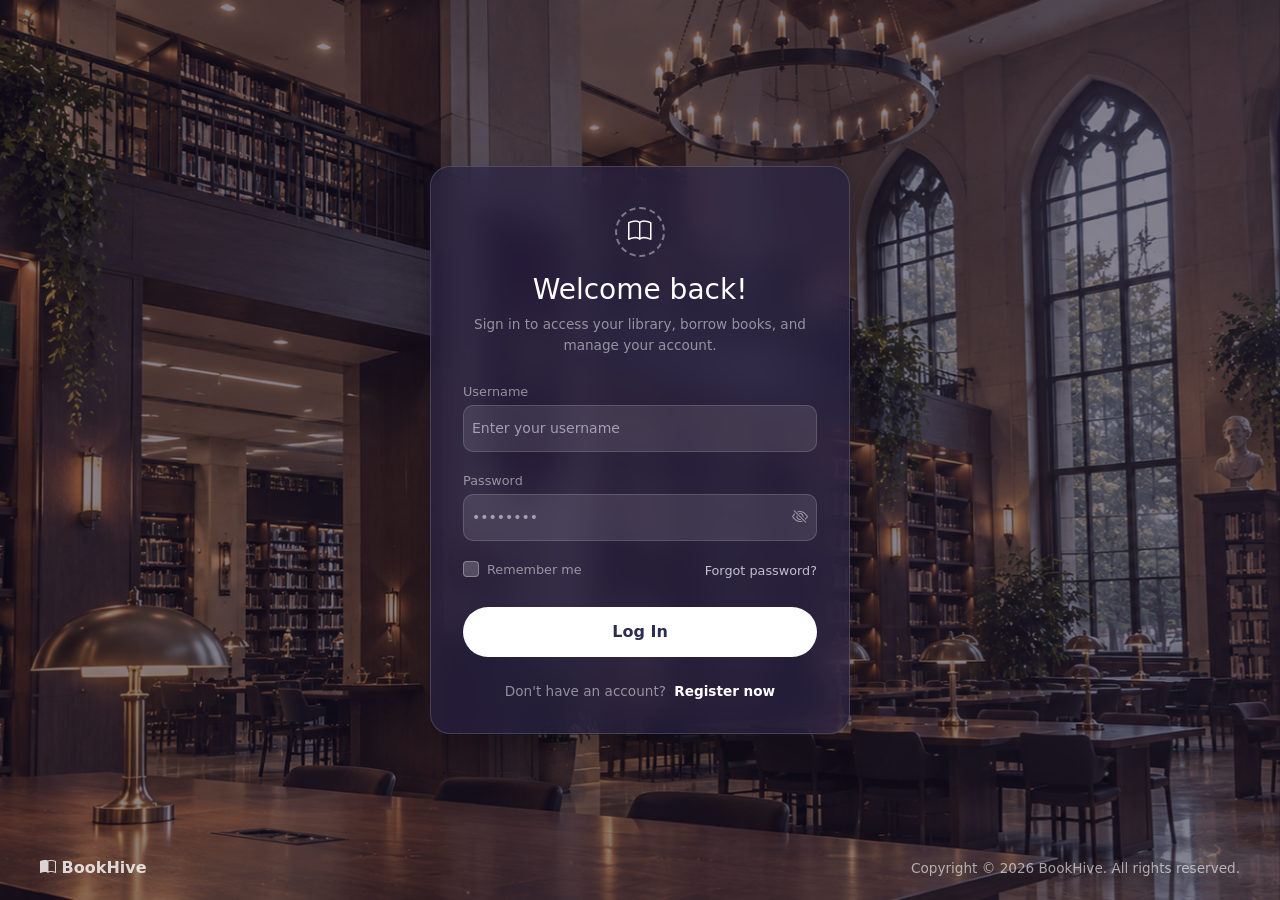
<file: IMS566_Library_Management_System/index.html>
<!DOCTYPE html>
<html lang="en">
<head>
  <meta charset="UTF-8" />
  <meta name="viewport" content="width=device-width, initial-scale=1.0" />
  <meta name="description" content="BookHive — A modern book borrowing management system." />
  <title>Login | BookHive Library</title>
  <link href="https://cdn.jsdelivr.net/npm/bootstrap@5.3.3/dist/css/bootstrap.min.css" rel="stylesheet" />
  <link href="https://cdn.jsdelivr.net/npm/bootstrap-icons@1.11.3/font/bootstrap-icons.css" rel="stylesheet" />
  
  <style>
    /* CSS KHAS UNTUK PAGE LOGIN INI SAHAJA */
    body.auth-body {
      margin: 0;
      padding: 0;
      height: 100vh;
      overflow: hidden;
      font-family: system-ui, -apple-system, "Segoe UI", Roboto, sans-serif;
      background-color: #1a1a2e; /* Fallback color */
    }

    /* BACKGROUND SLIDESHOW */
    .auth-bg-slideshow {
      position: fixed;
      top: 0; left: 0; width: 100vw; height: 100vh;
      z-index: -2;
    }
    .auth-bg-slideshow .carousel-item img {
      width: 100%; height: 100vh;
      object-fit: cover;
      object-position: center;
    }
    
    /* OVERLAY GELAP SEDIKIT SUPAYA TEKS NAMPAK */
    .auth-bg-overlay {
      position: fixed;
      top: 0; left: 0; width: 100vw; height: 100vh;
      background: rgba(20, 15, 40, 0.5); /* Warna gelap kebiruan */
      z-index: -1;
    }

    /* KAD KACA (GLASSMORPHISM) */
    .glass-card {
      background: rgba(40, 35, 70, 0.65); /* Ungu gelap separa telus */
      backdrop-filter: blur(15px);
      -webkit-backdrop-filter: blur(15px);
      border: 1px solid rgba(255, 255, 255, 0.15);
      border-radius: 20px;
      box-shadow: 0 15px 35px rgba(0, 0, 0, 0.3);
      color: white;
      width: 100%;
      max-width: 420px;
      padding: 2rem;
      position: relative;
      z-index: 10;
    }

    /* STYLING INPUT */
    .glass-input-group {
      background: rgba(255, 255, 255, 0.1);
      border: 1px solid rgba(255, 255, 255, 0.15);
      border-radius: 10px;
      overflow: hidden;
      display: flex;
      align-items: center;
      transition: all 0.3s;
    }
    .glass-input-group:focus-within {
      border-color: rgba(255, 255, 255, 0.4);
      background: rgba(255, 255, 255, 0.15);
    }
    .glass-input-group .input-group-text {
      background: transparent;
      border: none;
      color: #a0a0b0;
      padding-left: 1rem;
      padding-right: 0.5rem;
    }
    .glass-input-group .form-control {
      background: transparent;
      border: none;
      color: white;
      box-shadow: none;
      padding: 0.75rem 0.5rem;
    }
    .glass-input-group .form-control::placeholder {
      color: #a0a0b0;
    }

    /* BUTANG LOGIN PUTIH */
    .btn-glass-submit {
      background: white;
      color: #2c2c54;
      border: none;
      border-radius: 50px;
      font-weight: 600;
      padding: 0.8rem;
      transition: all 0.2s;
    }
    .btn-glass-submit:hover {
      background: #f0f0f0;
      transform: scale(1.02);
    }

    /* LINK & CHECKBOX KECIL */
    .small-link {
      color: #c0c0d0;
      text-decoration: none;
      font-size: 0.85rem;
      transition: color 0.2s;
    }
    .small-link:hover { color: white; }
    
    .form-check-input {
      background-color: rgba(255, 255, 255, 0.2);
      border-color: rgba(255, 255, 255, 0.3);
    }
    .form-check-input:checked {
      background-color: #8a70ff; /* Warna ungu */
      border-color: #8a70ff;
    }

    /* TUKAR / TOGGLE FORM */
    .form-section { display: none; }
    .form-section.active { display: block; animation: fadeIn 0.4s ease; }
    
    @keyframes fadeIn {
      from { opacity: 0; transform: translateY(10px); }
      to { opacity: 1; transform: translateY(0); }
    }

    /* FOOTER BAWAH (KIRI & KANAN) */
    .auth-footer {
      position: absolute;
      bottom: 20px;
      left: 0;
      width: 100%;
      padding: 0 40px;
      display: flex;
      justify-content: space-between;
      align-items: center;
      z-index: 10;
      color: rgba(255, 255, 255, 0.6);
      font-size: 0.85rem;
      pointer-events: none; /* Elak halang klik pada background */
    }

    /* Responsif untuk skrin kecil (Mobile) */
    @media (max-width: 480px) {
      .glass-card {
        padding: 1.5rem;
        margin: 0 15px; 
      }
      .auth-footer {
        flex-direction: column;
        gap: 10px;
        padding: 0 15px;
        text-align: center;
      }
    }
  </style>
</head>
<body class="auth-body">

  <!-- BACKGROUND SLIDESHOW -->
  <div id="authCarousel" class="carousel slide carousel-fade auth-bg-slideshow" data-bs-ride="carousel" data-bs-interval="4000">
    <div class="carousel-inner h-100">
      <div class="carousel-item active h-100">
        <img src="images/slide1.jpg" alt="Background 1" onerror="this.src='https://images.unsplash.com/photo-1532012197267-da84d127e765?ixlib=rb-4.0.3&auto=format&fit=crop&w=1920&q=80';">
      </div>
      <div class="carousel-item h-100">
        <img src="images/slide2.jpg" alt="Background 2" onerror="this.src='https://images.unsplash.com/photo-1507842217343-583bb7270b66?ixlib=rb-4.0.3&auto=format&fit=crop&w=1920&q=80';">
      </div>
      <div class="carousel-item h-100">
        <img src="images/slide3.jpg" alt="Background 3" onerror="this.src='https://images.unsplash.com/photo-1481627834876-b7833e8f5570?ixlib=rb-4.0.3&auto=format&fit=crop&w=1920&q=80';">
      </div>
    </div>
  </div>
  
  <!-- LAPISAN GELAP -->
  <div class="auth-bg-overlay"></div>

  <!-- KANDUNGAN TENGAH -->
  <div class="d-flex justify-content-center align-items-center" style="height: 100vh;">
    
    <!-- KOTAK KACA (GLASS CARD) -->
    <div class="glass-card shadow-lg">
      
      <!-- LOGO ICON ATAS -->
      <div class="text-center mb-4 mt-2">
        <div class="d-inline-flex align-items-center justify-content-center rounded-circle mb-3" style="width: 50px; height: 50px; border: 2px dashed rgba(255,255,255,0.4);">
          <i class="bi bi-book text-white fs-4"></i>
        </div>
        <h3 class="fw-normal mb-2" id="authTitle">Welcome back!</h3>
        <p class="text-white-50 small mb-0" id="authSubtitle" style="font-size: 0.85rem;">Sign in to access your library, borrow books, and manage your account.</p>
      </div>

      <!-- ================= LOGIN FORM ================= -->
      <form id="loginForm" class="form-section active" novalidate>
        
        <div class="mb-3">
          <label class="form-label text-white-50 small mb-1" style="font-size: 0.8rem;">Username</label>
          <div class="glass-input-group">
            <input type="text" class="form-control form-control-sm" id="loginUser" placeholder="Enter your username" required />
          </div>
        </div>
        
        <div class="mb-3">
          <label class="form-label text-white-50 small mb-1" style="font-size: 0.8rem;">Password</label>
          <div class="glass-input-group">
            <input type="password" class="form-control form-control-sm" id="loginPass" placeholder="••••••••" required />
            <span class="input-group-text" style="cursor: pointer;" onclick="togglePassword('loginPass', 'eyeIconLogin')">
              <i class="bi bi-eye-slash text-white-50" id="eyeIconLogin"></i>
            </span>
          </div>
        </div>

        <div class="d-flex justify-content-between align-items-center mb-4 mt-3">
          <div class="form-check">
            <input class="form-check-input" type="checkbox" id="rememberMe">
            <label class="form-check-label text-white-50 small" for="rememberMe" style="font-size: 0.8rem;">Remember me</label>
          </div>
          <a href="#" class="small-link" style="font-size: 0.8rem;">Forgot password?</a>
        </div>

        <div id="loginError" class="alert alert-danger py-2 d-none small" role="alert" style="font-size: 0.8rem;"></div>
        
        <button type="submit" class="btn btn-glass-submit w-100 mb-4">Log In</button>

        <!-- BAHAGIAN BAWAH (TUKAR REGISTER) -->
        <p class="text-center text-white-50 small mb-0" style="font-size: 0.85rem;">
          Don't have an account? <a href="#" id="showRegister" class="text-white text-decoration-none fw-semibold ms-1">Register now</a>
        </p>
      </form>

      <!-- ================= REGISTER FORM ================= -->
      <form id="registerForm" class="form-section" novalidate>
        
        <div class="mb-3">
          <label class="form-label text-white-50 small mb-1" style="font-size: 0.8rem;">Username</label>
          <div class="glass-input-group">
            <input type="text" class="form-control form-control-sm" id="regUser" placeholder="Choose a username" required />
          </div>
        </div>
        
        <div class="mb-3">
          <label class="form-label text-white-50 small mb-1" style="font-size: 0.8rem;">Password</label>
          <div class="glass-input-group">
            <input type="password" class="form-control form-control-sm" id="regPass" placeholder="Min. 6 characters" required />
            <span class="input-group-text" style="cursor: pointer;" onclick="togglePassword('regPass', 'eyeIconReg')">
              <i class="bi bi-eye-slash text-white-50" id="eyeIconReg"></i>
            </span>
          </div>
        </div>

        <div class="mb-4">
          <label class="form-label text-white-50 small mb-1" style="font-size: 0.8rem;">Confirm Password</label>
          <div class="glass-input-group">
            <input type="password" class="form-control form-control-sm" id="regConfirm" placeholder="••••••••" required />
            <span class="input-group-text" style="cursor: pointer;" onclick="togglePassword('regConfirm', 'eyeIconConfirm')">
              <i class="bi bi-eye-slash text-white-50" id="eyeIconConfirm"></i>
            </span>
          </div>
        </div>

        <div id="regError" class="alert alert-danger py-2 d-none small" role="alert" style="font-size: 0.8rem;"></div>
        
        <button type="submit" class="btn btn-glass-submit w-100 mb-4">Create Account</button>

        <p class="text-center text-white-50 small mb-0" style="font-size: 0.85rem;">
          Already registered? <a href="#" id="showLogin" class="text-white text-decoration-none fw-semibold ms-1">Sign In</a>
        </p>
      </form>

    </div>
  </div>

  <!-- FOOTER BAWAH -->
  <div class="auth-footer">
    <div class="fw-bold" style="font-size: 1rem; color: rgba(255,255,255,0.8);">
      <i class="bi bi-book-half"></i> BookHive
    </div>
    <div>
      Copyright &copy; 2026 BookHive. All rights reserved.
    </div>
  </div>

  <script src="https://cdn.jsdelivr.net/npm/bootstrap@5.3.3/dist/js/bootstrap.bundle.min.js"></script>
  <script src="js/auth.js"></script>
</body>
</html>
</file>
<file: IMS566_Library_Management_System/css/style.css>
/* =====================================================
   BookHive — Global Stylesheet 
   ===================================================== */

:root {
  --brand-primary: #8a7bb8; 
  --brand-primary-hover: #75669f; 
  --brand-dark: #3a3550;    
  --brand-light: #f8f6fc;   
  --brand-muted: #958fa8;   
  --purple-bg-soft: #f1edf7; 
  --purple-border: #e2ddec;
  --purple-shadow: rgba(138, 123, 184, 0.15);
}

body {
  font-family: system-ui, -apple-system, "Segoe UI", Roboto, sans-serif;
  background-color: var(--brand-light) !important; 
  color: var(--brand-dark);
}

/* ---------- NAVBAR & FOOTER ---------- */
.navbar { background-color: #fff !important; }
.navbar-brand { font-weight: 800; letter-spacing: -0.5px; color: var(--brand-primary) !important; }

/* ---------- AUTH PAGE (LOGIN) ---------- */
.auth-body { min-height: 100vh; margin: 0; overflow: hidden; }
.auth-wrapper { display: flex; height: 100vh; width: 100vw; }
.auth-brand { flex: 1 1 55%; position: relative; background: var(--brand-primary); }
.auth-form-container { flex: 1 1 45%; background-color: var(--brand-light); }

#authCarousel, #authCarousel .carousel-inner, #authCarousel .carousel-item { height: 100% !important; width: 100% !important; }
#authCarousel .carousel-item img { width: 100%; height: 100%; object-fit: cover; object-position: center; }
.carousel-overlay { position: absolute; top: 0; left: 0; width: 100%; height: 100%; background: rgba(0, 0, 0, 0.4); z-index: 1; }

.carousel-fade .carousel-item { opacity: 0; transition-duration: 1s; transition-property: opacity; }
.carousel-fade .carousel-item.active, .carousel-fade .carousel-item-next.carousel-item-start, .carousel-fade .carousel-item-prev.carousel-item-end { opacity: 1; }
.carousel-fade .active.carousel-item-start, .carousel-fade .active.carousel-item-end { opacity: 0; }

.input-group-text { border-color: var(--purple-border); color: var(--brand-primary); }
.form-control { border-color: var(--purple-border); }
.form-control:focus { border-color: var(--brand-primary); box-shadow: 0 0 0 0.25rem rgba(138, 123, 184, 0.25); }
.form-control::placeholder { color: #a0a0a0; }
.input-group .input-group-text { border-color: var(--purple-border); }
.input-group .form-control:focus { border-color: var(--purple-border); box-shadow: none; }
.input-group:focus-within { box-shadow: 0 0 0 0.25rem rgba(138, 123, 184, 0.25); border-radius: 0.375rem; }

/* ---------- DASHBOARD & APP CARDS ---------- */
.stat-card {
  border: 1px solid rgba(255, 255, 255, 0.6); border-radius: 1rem;
  box-shadow: 0 8px 32px 0 rgba(58, 53, 80, 0.08);
  background: rgba(255, 255, 255, 0.75) !important; 
  backdrop-filter: blur(12px) !important; -webkit-backdrop-filter: blur(12px) !important;
  transition: transform 0.2s ease, box-shadow 0.2s ease, background 0.2s ease;
}
.stat-card:hover { transform: translateY(-3px); box-shadow: 0 12px 40px 0 rgba(58, 53, 80, 0.15); background: rgba(255, 255, 255, 0.9) !important; }
.stat-icon { width: 52px; height: 52px; display: inline-flex; align-items: center; justify-content: center; border-radius: 0.9rem; font-size: 1.4rem; }

/* ---------- DATA TABLES (BORROWINGS) ---------- */
.table-card { border: 1px solid var(--purple-border); border-radius: 1rem; box-shadow: 0 4px 15px rgba(0, 0, 0, 0.02); overflow: hidden; background: #fff; }
.table thead th { background: var(--purple-bg-soft); font-weight: 600; text-transform: uppercase; font-size: 0.78rem; letter-spacing: 0.5px; color: var(--brand-primary); border: none; }
.table tbody tr { transition: background 0.15s ease; }
.table tbody tr:hover { background: var(--brand-light); }

/* ---------- DASHBOARD BACKGROUND SLIDESHOW ---------- */
.dashboard-body { position: relative; min-height: 100vh; background-color: #1e293b; }
.dashboard-bg { position: fixed; top: 0; left: 0; width: 100vw; height: 100vh; z-index: -2; }
.dashboard-bg .carousel-item img { object-fit: cover; width: 100%; height: 100vh; }
.dashboard-overlay { position: fixed; top: 0; left: 0; width: 100vw; height: 100vh; background: rgba(40, 35, 70, 0.6); z-index: -1; }
.app-wrapper { position: relative; z-index: 1; background: transparent !important; min-height: 100vh; display: flex; flex-direction: column; }
main { flex-grow: 1; }
.navbar { background-color: rgba(255, 255, 255, 0.95) !important; backdrop-filter: blur(10px); }

/* =====================================================
   KEMASKINI PAGE BOOKS
   ===================================================== */
.books-header { background: linear-gradient(135deg, #f1edf7, #f8f6fc); border-radius: 1rem; padding: 2rem; margin-bottom: 2rem; position: relative; overflow: hidden; border: 1px solid var(--purple-border); }
.books-header h1 { color: var(--brand-primary); font-family: 'Georgia', serif; }
.header-icon { width: 70px; height: 70px; background-color: var(--brand-primary); color: white; border-radius: 50%; display: flex; align-items: center; justify-content: center; font-size: 2rem; margin-right: 1.5rem; box-shadow: 0 4px 15px var(--purple-shadow); }

.category-btn { border-radius: 20px; border: 1px solid var(--purple-border); color: var(--brand-muted); background-color: white; font-size: 0.85rem; padding: 0.4rem 1rem; transition: all 0.2s; }
.category-btn:hover { background-color: var(--purple-bg-soft); color: var(--brand-primary); }
.category-btn.active { background-color: var(--brand-primary) !important; color: white !important; border-color: var(--brand-primary) !important; box-shadow: 0 4px 10px var(--purple-shadow); }

.book-card { border: 1px solid var(--purple-border); border-radius: 1rem; overflow: hidden; background: #fff; transition: transform 0.2s ease, box-shadow 0.2s ease; display: flex; flex-direction: column; }
.book-card:hover { transform: translateY(-5px); box-shadow: 0 10px 25px var(--purple-shadow); border-color: var(--brand-primary); }
.book-cover-container { position: relative; width: 100%; aspect-ratio: 4 / 3; overflow: hidden; }
.book-cover-container img { width: 100%; height: 100%; object-fit: cover; display: block; }
.bookmark-icon { position: absolute; top: 10px; right: 10px; background: rgba(255, 255, 255, 0.9); border-radius: 50%; padding: 6px 10px; color: var(--brand-primary); cursor: pointer; transition: 0.2s; }
.bookmark-icon:hover { background: white; transform: scale(1.1); }
.book-card .card-body { padding: 1.2rem; display: flex; flex-direction: column; flex-grow: 1; }
.book-title { font-weight: 700; font-size: 1.1rem; color: var(--brand-dark); margin-bottom: 0.2rem; line-height: 1.3; }
.book-author { color: var(--brand-muted); font-size: 0.85rem; margin-bottom: 1rem; }
.badge-category-small { background-color: var(--purple-bg-soft); color: var(--brand-primary); font-weight: 600; font-size: 0.75rem; padding: 0.3rem 0.6rem; border-radius: 8px; border: 1px solid var(--purple-border); align-self: flex-start; margin-bottom: 0.5rem; }
.book-actions { display: flex; justify-content: space-between; align-items: center; margin-top: auto; padding-top: 0.5rem; }
.btn-borrow { background-color: white; color: var(--brand-primary); border: 1px solid var(--brand-primary); border-radius: 8px; font-size: 0.85rem; font-weight: 600; padding: 0.4rem 1rem; transition: all 0.2s; }
.btn-borrow:hover { background-color: var(--brand-primary); color: white; }
.btn-return { background-color: #e6f4ea; color: #1e8e3e; border: 1px solid #ceead6; border-radius: 8px; font-size: 0.85rem; font-weight: 600; padding: 0.4rem 1rem; }
.btn-return:hover { background-color: #ceead6; }
.badge-status-available { background-color: #e6f4ea; color: #1e8e3e; border: 1px solid #ceead6; border-radius: 20px; padding: 0.3rem 0.8rem; font-size: 0.75rem; font-weight: 600; }
.badge-status-borrowed { background-color: #fce8e6; color: #d93025; border: 1px solid #fad2cf; border-radius: 20px; padding: 0.3rem 0.8rem; font-size: 0.75rem; font-weight: 600; }

/* =====================================================
   KEMASKINI PAGE BORROWINGS
   ===================================================== */
.borrowings-header { background: linear-gradient(135deg, #f1edf7, #f8f6fc); border-radius: 1rem; padding: 2rem; margin-bottom: 2rem; position: relative; overflow: hidden; border: 1px solid var(--purple-border); }
.borrowings-header h1 { color: var(--brand-primary); font-family: 'Georgia', serif; }
.filter-group { border-radius: 8px; overflow: hidden; border: 1px solid var(--purple-border); }
.btn-filter { background-color: white; color: var(--brand-muted); border: none; border-right: 1px solid var(--purple-border); font-size: 0.9rem; padding: 0.5rem 1.2rem; font-weight: 500; transition: all 0.2s; }
.btn-filter:last-child { border-right: none; }
.btn-filter:hover { background-color: var(--purple-bg-soft); color: var(--brand-primary); }
.btn-filter.active { background-color: var(--brand-primary) !important; color: white !important; }

.table thead th { background-color: var(--purple-bg-soft); color: var(--brand-primary); font-size: 0.75rem; font-weight: 700; letter-spacing: 0.5px; border-bottom: 1px solid var(--purple-border); padding: 1rem; }
.table tbody td { padding: 1rem; border-bottom: 1px solid var(--purple-border); color: var(--brand-dark); font-size: 0.9rem; }
.table tbody tr:hover { background-color: var(--brand-light); }

.badge-vintage-returned { background-color: #f1f3f4; color: #5f6368; font-weight: 600; padding: 0.4rem 0.8rem; border-radius: 20px; }
.badge-vintage-borrowed { background-color: #fef7e0; color: #b06000; font-weight: 600; padding: 0.4rem 0.8rem; border-radius: 20px; }
.badge-vintage-overdue  { background-color: #fce8e6; color: #d93025; font-weight: 600; padding: 0.4rem 0.8rem; border-radius: 20px; }
.btn-return-action { background-color: white; color: var(--brand-primary); border: 1px solid var(--brand-primary); border-radius: 8px; font-weight: 600; padding: 0.4rem 1rem; transition: all 0.2s; }
.btn-return-action:hover { background-color: var(--brand-primary); color: white; }

.pagination .page-link { color: var(--brand-primary); border: 1px solid var(--purple-border); border-radius: 8px; margin: 0 4px; background-color: white; }
.pagination .page-item.active .page-link { background-color: var(--brand-primary); border-color: var(--brand-primary); color: white; }
.pagination .page-item.disabled .page-link { color: #cbd5e1; background-color: #f8fafc; }

.vintage-pagination { display: flex; align-items: center; gap: 8px; }
.vintage-pagination .page-item .page-link { border: 1px solid var(--purple-border); background-color: #fff; color: var(--brand-muted); border-radius: 8px; padding: 0.6rem 1rem; font-weight: 600; transition: all 0.2s ease; display: flex; align-items: center; justify-content: center; }
.vintage-pagination .page-item:not(.active):not(.disabled) .page-link:hover { background-color: var(--purple-bg-soft); color: var(--brand-primary); border-color: var(--brand-primary); }
.vintage-pagination .page-item.active .page-link { background-color: var(--brand-primary); border-color: var(--brand-primary); color: #ffffff; box-shadow: 0 4px 10px var(--purple-shadow); }
.vintage-pagination .page-item.disabled .page-link { background-color: #fff; border-color: var(--purple-bg-soft); color: #d1d5db; cursor: not-allowed; }

/* =====================================================
   CONTACT US PAGE STYLES
   ===================================================== */
.contact-body { background-color: var(--brand-light); }
.contact-header { background-color: var(--brand-light); position: relative; }
.contact-header-carousel { height: 180px; position: relative; border-top: 1px solid var(--purple-border); border-bottom: 1px solid var(--purple-border); -webkit-mask-image: linear-gradient(to bottom, transparent 0%, black 40%, black 100%); mask-image: linear-gradient(to bottom, transparent 0%, black 40%, black 100%); background-color: var(--brand-light); overflow: hidden; }
.contact-header-carousel .carousel-inner, .contact-header-carousel .carousel-item { height: 100%; width: 100%; }
.contact-header-carousel .carousel-item img { width: 100%; height: 100%; object-fit: cover; object-position: center; }
.contact-header-overlay { position: absolute; top: 0; left: 0; right: 0; bottom: 0; background: linear-gradient(to bottom, rgba(248, 246, 252, 1) 0%, rgba(248, 246, 252, 0) 60%); pointer-events: none; z-index: 2; }

.contact-card { background-color: #ffffff; border: 1px solid var(--purple-border); border-radius: 1rem; transition: transform 0.2s ease, box-shadow 0.2s ease; }
.contact-card:hover { transform: translateY(-3px); box-shadow: 0 8px 20px var(--purple-shadow); border-color: var(--brand-primary); }
.contact-icon { width: 60px; height: 60px; background-color: var(--purple-bg-soft); color: var(--brand-primary); border-radius: 50%; display: flex; align-items: center; justify-content: center; font-size: 1.5rem; border: 1px solid var(--purple-border); }

.contact-input { background-color: var(--brand-light); border: 1px solid var(--purple-border); padding: 0.8rem 1rem; border-radius: 0.5rem; color: var(--brand-dark); }
.contact-input:focus { background-color: #fff; border-color: var(--brand-primary); box-shadow: 0 0 0 0.25rem rgba(138, 123, 184, 0.15); }
.contact-input::placeholder { color: #a0a0a0; font-size: 0.9rem; }
.btn-send { background-color: var(--brand-primary); color: white; border: none; border-radius: 0.5rem; font-weight: 600; letter-spacing: 0.5px; transition: all 0.2s ease; }
.btn-send:hover { background-color: var(--brand-primary-hover); transform: translateY(-2px); box-shadow: 0 5px 15px var(--purple-shadow); }

/* =====================================================
   CUSTOM MODAL BACKDROP (PUTIH BLUR)
   ===================================================== */
.modal-backdrop.show { opacity: 0.75 !important; background-color: #ffffff !important; backdrop-filter: blur(5px) !important; -webkit-backdrop-filter: blur(5px) !important; }

/* =====================================================
   MOBILE RESPONSIVE TWEAKS
   ===================================================== */
@media (max-width: 768px) {
  .auth-brand { display: none; }
  .table-responsive-sm { font-size: 0.85rem; }
  .books-header, .borrowings-header { padding: 1.2rem !important; flex-direction: column; align-items: flex-start !important; text-align: left; }
  .header-icon { width: 50px !important; height: 50px !important; font-size: 1.5rem !important; margin-right: 1rem !important; }
  .books-header h1, .borrowings-header h1 { font-size: 1.4rem !important; }
  .input-group { max-width: 100% !important; width: 100%; margin-top: 1rem; }
  .filter-group { width: 100%; display: flex; flex-wrap: wrap; }
  .btn-filter { flex: 1; font-size: 0.8rem; padding: 0.4rem 0.5rem; border-radius: 0 !important; }
  .book-card .card-body { padding: 1rem; }
  .book-actions { flex-direction: column; gap: 0.5rem; align-items: flex-start; }
  .book-actions .btn { width: 100%; text-align: center; }
  .table th, .table td { font-size: 0.8rem; padding: 0.75rem 0.5rem; white-space: nowrap; }
  .vintage-pagination { justify-content: center; margin-top: 1rem; }
  .vintage-pagination .page-link { padding: 0.4rem 0.8rem; font-size: 0.9rem; }
  .d-flex.justify-content-between.align-items-center.mt-4 { flex-direction: column; gap: 1rem; }
  .stat-card h3 { font-size: 1.5rem; }
}
</file>
